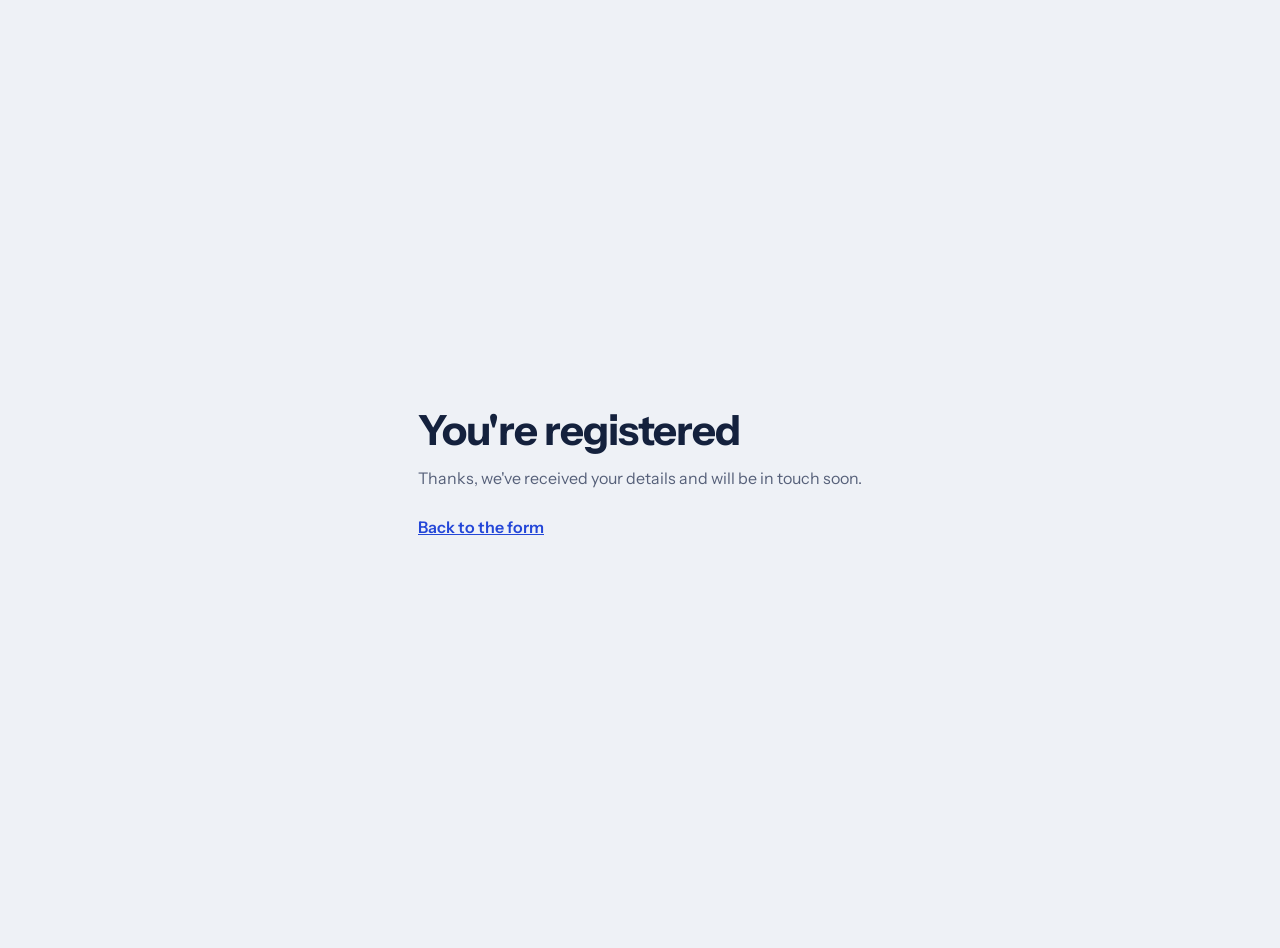
<file: success.html>
<!DOCTYPE html>
<html lang="en">
<head>
  <meta charset="UTF-8">
  <meta name="viewport" content="width=device-width, initial-scale=1">
  <title>You're registered</title>
  <link rel="preconnect" href="https://fonts.googleapis.com">
  <link rel="preconnect" href="https://fonts.gstatic.com" crossorigin>
  <link href="https://fonts.googleapis.com/css2?family=Instrument+Sans:wght@400;600;700&display=swap" rel="stylesheet">
  <style>
    :root { --paper: #eef1f6; --ink: #14213d; --muted: #566079; --accent: #2447d8; }
    @media (prefers-color-scheme: dark) {
      :root { --paper: #0f1424; --ink: #e8ecf8; --muted: #9aa5c2; --accent: #7b96ff; }
    }
    html { background: var(--paper); }
    body {
      margin: 0; min-height: 100vh; display: grid; place-items: center; padding: 24px;
      font-family: "Instrument Sans", system-ui, -apple-system, "Segoe UI", sans-serif;
      color: var(--ink); line-height: 1.55;
    }
    main { max-width: 480px; }
    h1 { font-size: clamp(2rem, 6vw, 2.6rem); letter-spacing: -0.025em; line-height: 1.1; margin: 0 0 12px; }
    p { color: var(--muted); margin: 0 0 24px; }
    a { color: var(--accent); font-weight: 600; }
  </style>
</head>
<body>
  <main>
    <h1>You're registered</h1>
    <p>Thanks, we've received your details and will be in touch soon.</p>
    <a href="/">Back to the form</a>
  </main>
</body>
</html>
</file>
